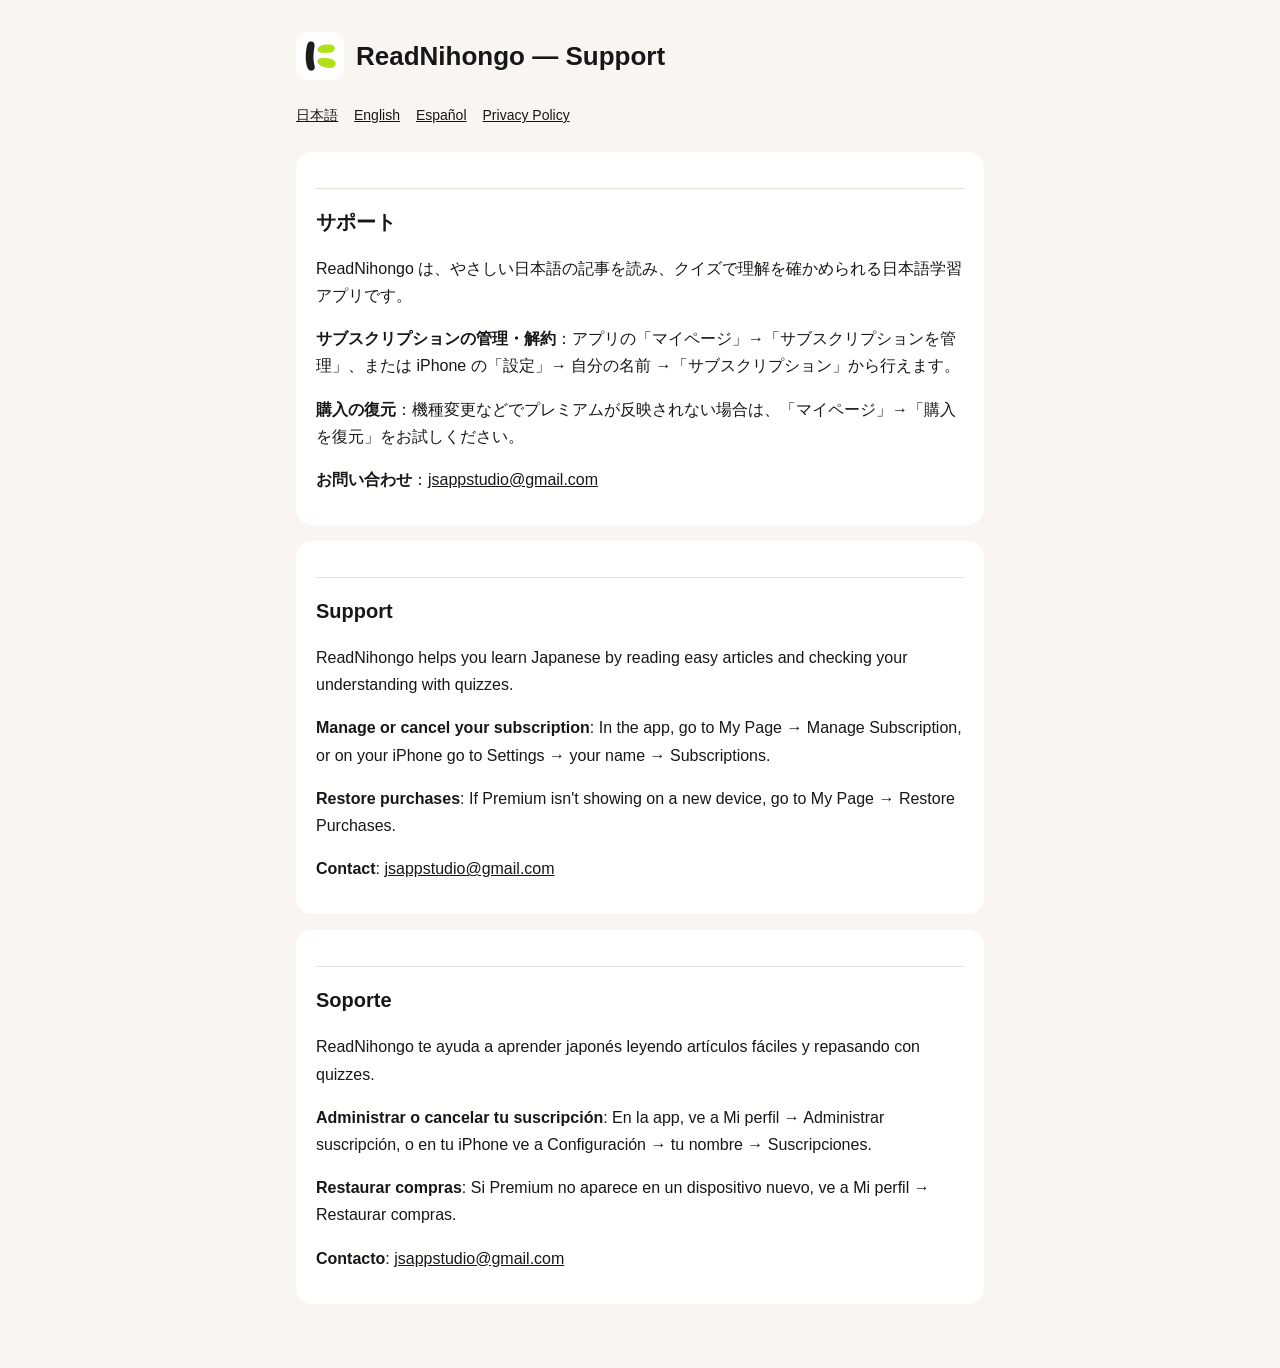
<file: index.html>
<!doctype html>
<html lang="ja">
<head>
<meta charset="utf-8">
<meta name="viewport" content="width=device-width, initial-scale=1">
<title>ReadNihongo — Support</title>
<link rel="stylesheet" href="style.css">
</head>
<body>
<main>
  <header><img src="icon.png" alt=""><h1>ReadNihongo — Support</h1></header>
  <nav><a href="#ja">日本語</a><a href="#en">English</a><a href="#es">Español</a><a href="privacy.html">Privacy Policy</a></nav>

  <section id="ja">
    <h2>サポート</h2>
    <p>ReadNihongo は、やさしい日本語の記事を読み、クイズで理解を確かめられる日本語学習アプリです。</p>
    <p><strong>サブスクリプションの管理・解約</strong>：アプリの「マイページ」→「サブスクリプションを管理」、または iPhone の「設定」→ 自分の名前 →「サブスクリプション」から行えます。</p>
    <p><strong>購入の復元</strong>：機種変更などでプレミアムが反映されない場合は、「マイページ」→「購入を復元」をお試しください。</p>
    <p><strong>お問い合わせ</strong>：<a href="mailto:jsappstudio@gmail.com">jsappstudio@gmail.com</a></p>
  </section>

  <section id="en">
    <h2>Support</h2>
    <p>ReadNihongo helps you learn Japanese by reading easy articles and checking your understanding with quizzes.</p>
    <p><strong>Manage or cancel your subscription</strong>: In the app, go to My Page → Manage Subscription, or on your iPhone go to Settings → your name → Subscriptions.</p>
    <p><strong>Restore purchases</strong>: If Premium isn't showing on a new device, go to My Page → Restore Purchases.</p>
    <p><strong>Contact</strong>: <a href="mailto:jsappstudio@gmail.com">jsappstudio@gmail.com</a></p>
  </section>

  <section id="es">
    <h2>Soporte</h2>
    <p>ReadNihongo te ayuda a aprender japonés leyendo artículos fáciles y repasando con quizzes.</p>
    <p><strong>Administrar o cancelar tu suscripción</strong>: En la app, ve a Mi perfil → Administrar suscripción, o en tu iPhone ve a Configuración → tu nombre → Suscripciones.</p>
    <p><strong>Restaurar compras</strong>: Si Premium no aparece en un dispositivo nuevo, ve a Mi perfil → Restaurar compras.</p>
    <p><strong>Contacto</strong>: <a href="mailto:jsappstudio@gmail.com">jsappstudio@gmail.com</a></p>
  </section>
</main>
</body>
</html>
</file>
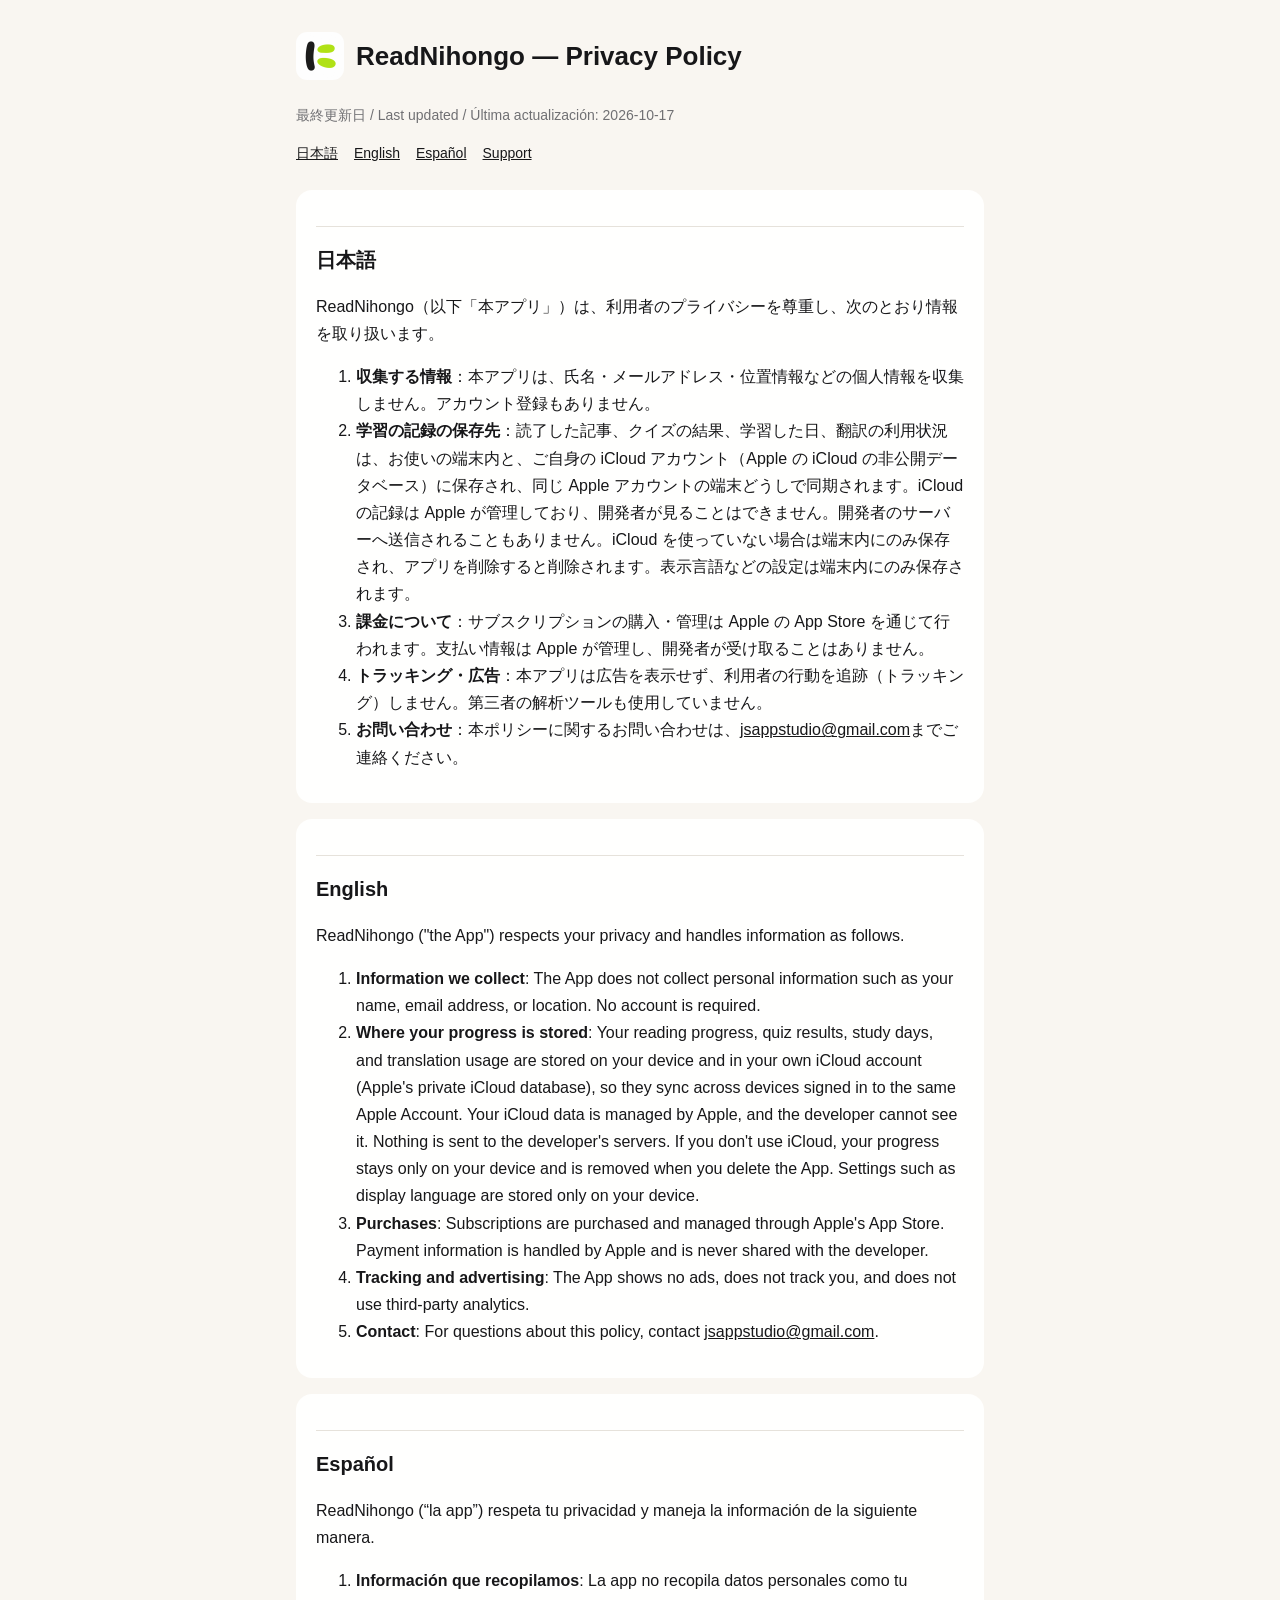
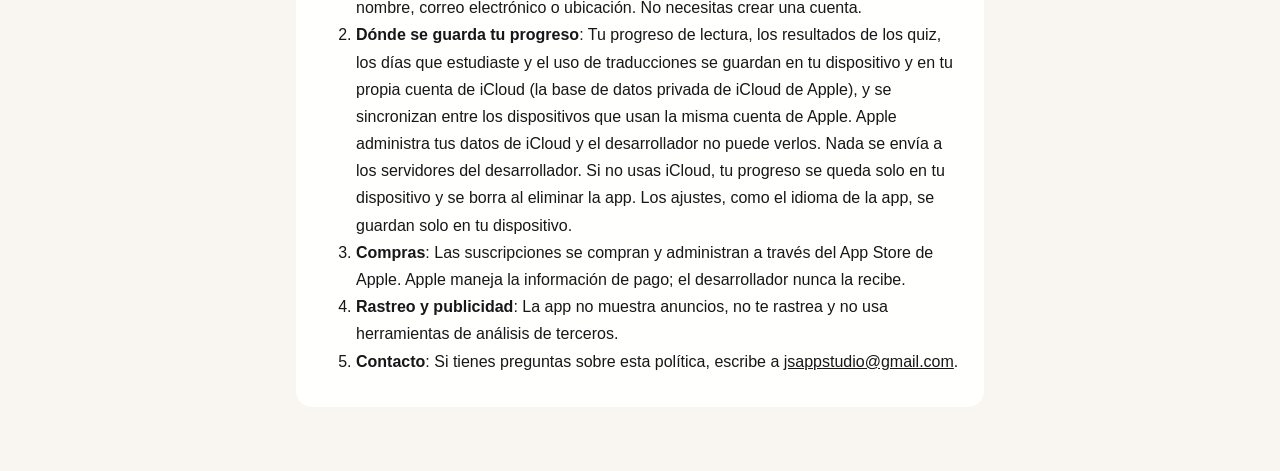
<file: privacy.html>
<!doctype html>
<html lang="ja">
<head>
<meta charset="utf-8">
<meta name="viewport" content="width=device-width, initial-scale=1">
<title>ReadNihongo — Privacy Policy</title>
<link rel="stylesheet" href="style.css">
</head>
<body>
<main>
  <header><img src="icon.png" alt=""><h1>ReadNihongo — Privacy Policy</h1></header>
  <p class="updated">最終更新日 / Last updated / Última actualización: 2026-10-17</p>
  <nav><a href="#ja">日本語</a><a href="#en">English</a><a href="#es">Español</a><a href="index.html">Support</a></nav>

  <section id="ja">
    <h2>日本語</h2>
    <p>ReadNihongo（以下「本アプリ」）は、利用者のプライバシーを尊重し、次のとおり情報を取り扱います。</p>
    <ol>
      <li><strong>収集する情報</strong>：本アプリは、氏名・メールアドレス・位置情報などの個人情報を収集しません。アカウント登録もありません。</li>
      <li><strong>学習の記録の保存先</strong>：読了した記事、クイズの結果、学習した日、翻訳の利用状況は、お使いの端末内と、ご自身の iCloud アカウント（Apple の iCloud の非公開データベース）に保存され、同じ Apple アカウントの端末どうしで同期されます。iCloud の記録は Apple が管理しており、開発者が見ることはできません。開発者のサーバーへ送信されることもありません。iCloud を使っていない場合は端末内にのみ保存され、アプリを削除すると削除されます。表示言語などの設定は端末内にのみ保存されます。</li>
      <li><strong>課金について</strong>：サブスクリプションの購入・管理は Apple の App Store を通じて行われます。支払い情報は Apple が管理し、開発者が受け取ることはありません。</li>
      <li><strong>トラッキング・広告</strong>：本アプリは広告を表示せず、利用者の行動を追跡（トラッキング）しません。第三者の解析ツールも使用していません。</li>
      <li><strong>お問い合わせ</strong>：本ポリシーに関するお問い合わせは、<a href="mailto:jsappstudio@gmail.com">jsappstudio@gmail.com</a>までご連絡ください。</li>
    </ol>
  </section>

  <section id="en">
    <h2>English</h2>
    <p>ReadNihongo ("the App") respects your privacy and handles information as follows.</p>
    <ol>
      <li><strong>Information we collect</strong>: The App does not collect personal information such as your name, email address, or location. No account is required.</li>
      <li><strong>Where your progress is stored</strong>: Your reading progress, quiz results, study days, and translation usage are stored on your device and in your own iCloud account (Apple's private iCloud database), so they sync across devices signed in to the same Apple Account. Your iCloud data is managed by Apple, and the developer cannot see it. Nothing is sent to the developer's servers. If you don't use iCloud, your progress stays only on your device and is removed when you delete the App. Settings such as display language are stored only on your device.</li>
      <li><strong>Purchases</strong>: Subscriptions are purchased and managed through Apple's App Store. Payment information is handled by Apple and is never shared with the developer.</li>
      <li><strong>Tracking and advertising</strong>: The App shows no ads, does not track you, and does not use third-party analytics.</li>
      <li><strong>Contact</strong>: For questions about this policy, contact <a href="mailto:jsappstudio@gmail.com">jsappstudio@gmail.com</a>.</li>
    </ol>
  </section>

  <section id="es">
    <h2>Español</h2>
    <p>ReadNihongo (“la app”) respeta tu privacidad y maneja la información de la siguiente manera.</p>
    <ol>
      <li><strong>Información que recopilamos</strong>: La app no recopila datos personales como tu nombre, correo electrónico o ubicación. No necesitas crear una cuenta.</li>
      <li><strong>Dónde se guarda tu progreso</strong>: Tu progreso de lectura, los resultados de los quiz, los días que estudiaste y el uso de traducciones se guardan en tu dispositivo y en tu propia cuenta de iCloud (la base de datos privada de iCloud de Apple), y se sincronizan entre los dispositivos que usan la misma cuenta de Apple. Apple administra tus datos de iCloud y el desarrollador no puede verlos. Nada se envía a los servidores del desarrollador. Si no usas iCloud, tu progreso se queda solo en tu dispositivo y se borra al eliminar la app. Los ajustes, como el idioma de la app, se guardan solo en tu dispositivo.</li>
      <li><strong>Compras</strong>: Las suscripciones se compran y administran a través del App Store de Apple. Apple maneja la información de pago; el desarrollador nunca la recibe.</li>
      <li><strong>Rastreo y publicidad</strong>: La app no muestra anuncios, no te rastrea y no usa herramientas de análisis de terceros.</li>
      <li><strong>Contacto</strong>: Si tienes preguntas sobre esta política, escribe a <a href="mailto:jsappstudio@gmail.com">jsappstudio@gmail.com</a>.</li>
    </ol>
  </section>
</main>
</body>
</html>
</file>
<file: style.css>
:root { --bg: #f9f6f1; --card: #fffffe; --text: #171719; --sub: #707073; --line: #e6e2db; }
@media (prefers-color-scheme: dark) { :root { --bg: #14161a; --card: #1f2228; --text: #f0f0eb; --sub: #9e9ea3; --line: #2c3038; } }
* { box-sizing: border-box; }
body { margin: 0; background: var(--bg); color: var(--text); font: 16px/1.7 -apple-system, "Hiragino Sans", "Helvetica Neue", sans-serif; }
main { max-width: 720px; margin: 0 auto; padding: 32px 16px 64px; }
header { display: flex; align-items: center; gap: 12px; margin-bottom: 24px; }
header img { width: 48px; height: 48px; border-radius: 11px; }
h1 { font-size: 26px; margin: 0; }
h2 { font-size: 20px; margin: 32px 0 8px; padding-top: 16px; border-top: 1px solid var(--line); }
nav a, a { color: var(--text); }
nav { display: flex; gap: 16px; flex-wrap: wrap; margin-bottom: 24px; font-size: 14px; }
.updated { color: var(--sub); font-size: 14px; }
section { background: var(--card); border-radius: 16px; padding: 4px 20px 16px; margin-top: 16px; }
</file>
